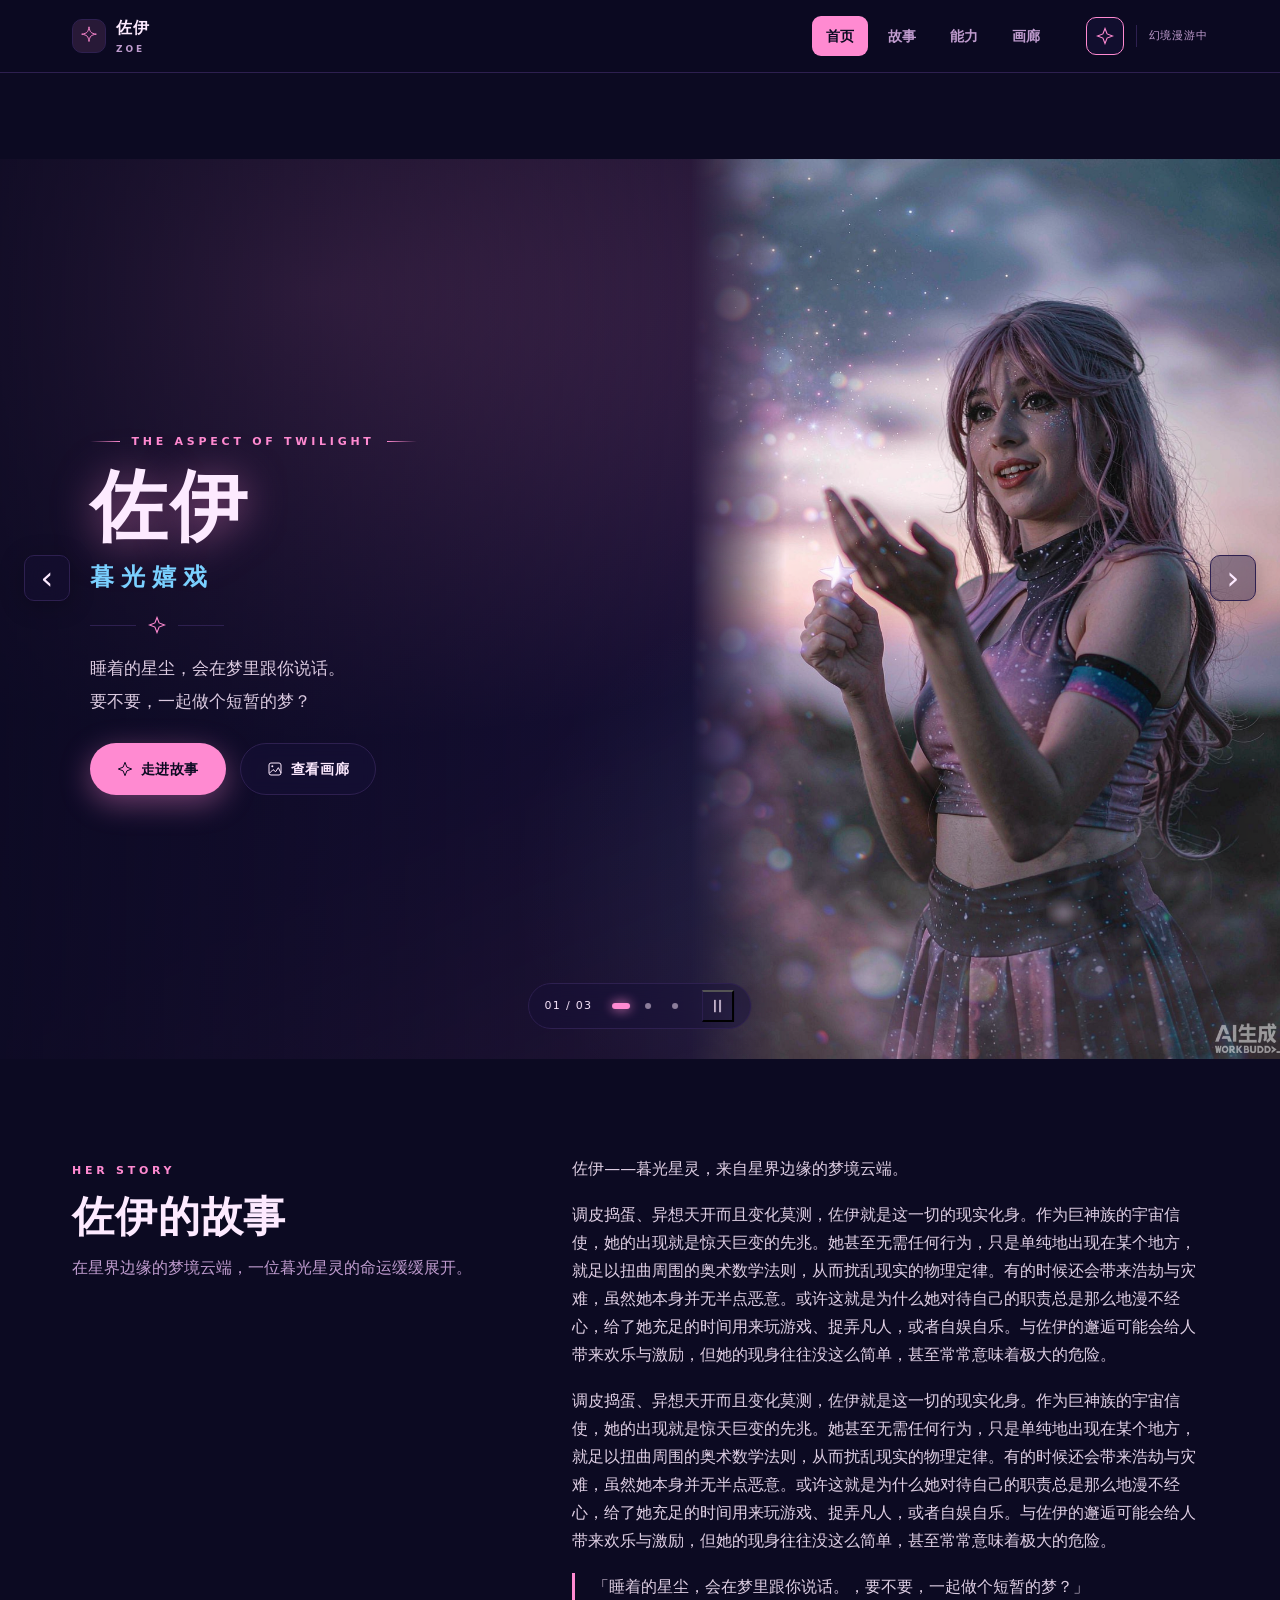
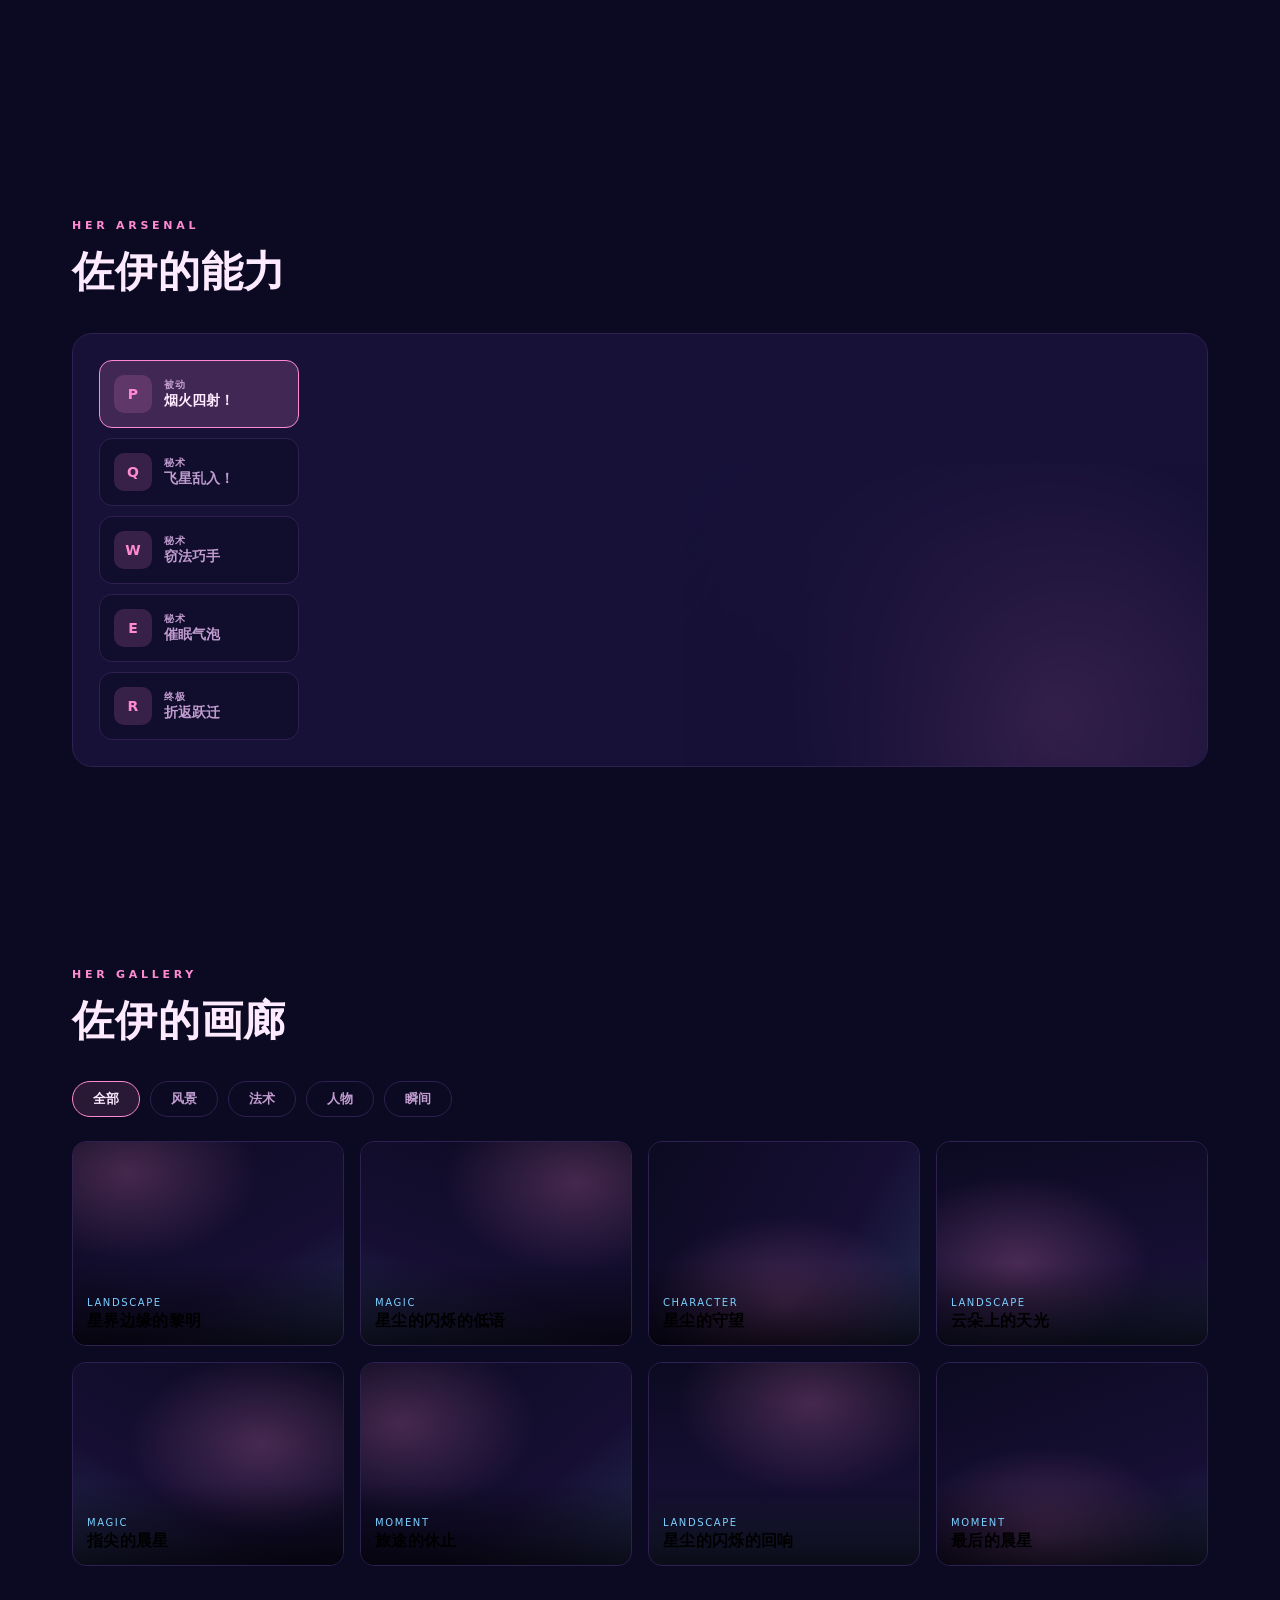
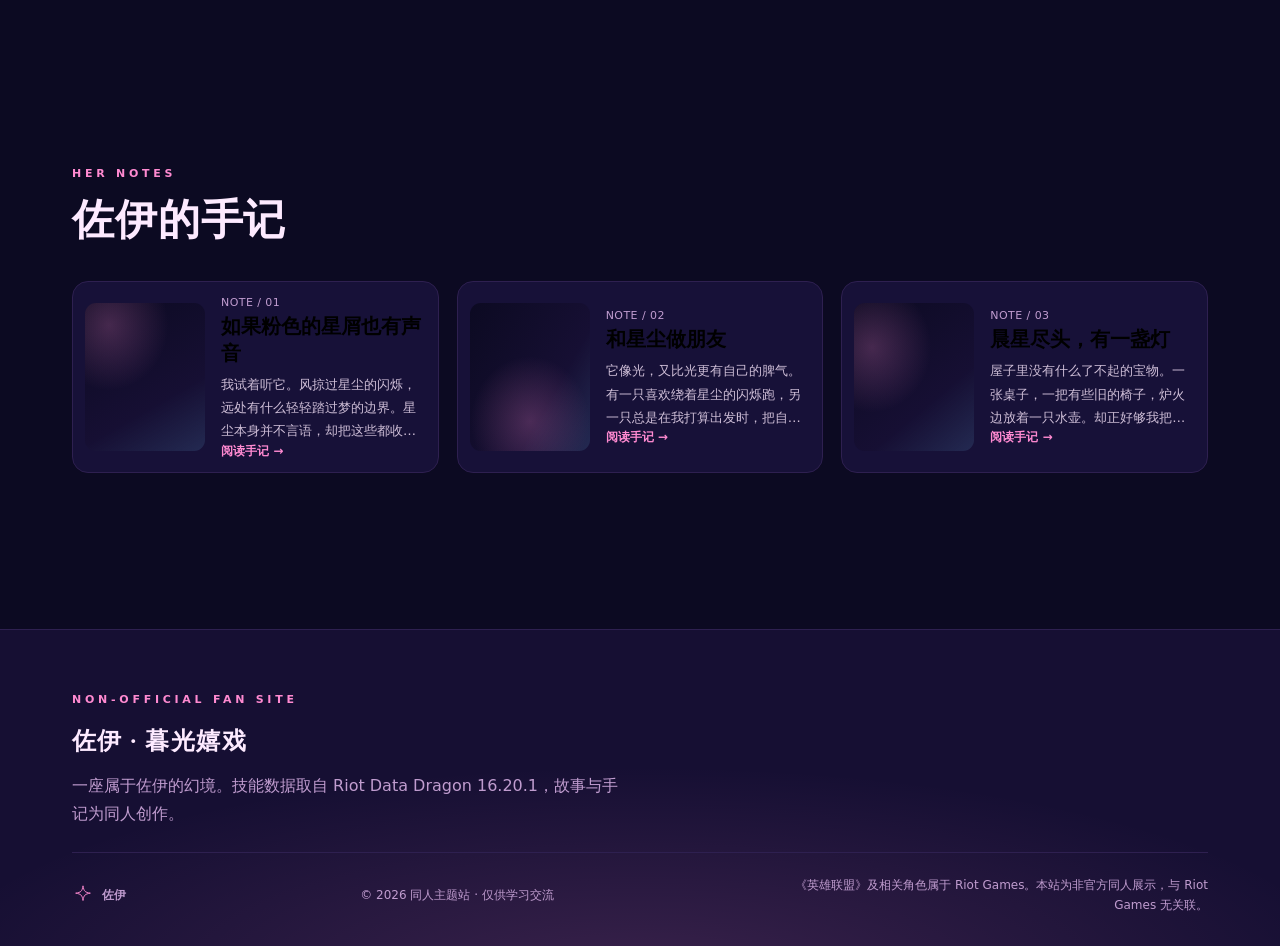
<file: index.html>
<!doctype html>
<html lang="zh-CN">
<head>
  <meta charset="utf-8">
  <meta name="viewport" content="width=device-width, initial-scale=1">
  <meta name="theme-color" content="#0c0a22">
  <meta name="description" content="佐伊（暮光星灵）非官方同人主题站——在星界边缘的梦境云端的幻境里，重温她的技能、故事与瞬间。">
  <title>佐伊 · 暮光嬉戏</title>
  <link rel="icon" type="image/svg+xml" href="assets/favicon.svg">
  <link rel="stylesheet" href="styles.css">
  <script src="script.js" defer></script>
</head>
<body>
  <a class="skip-link" href="#main">跳到主要内容</a>
  <svg class="icon-library" aria-hidden="true" xmlns="http://www.w3.org/2000/svg">
    <symbol id="icon-sigil" viewBox="0 0 48 48"><path d="M24 4c2 12 4 14 16 16-12 2-14 4-16 16-2-12-4-14-16-16 12-2 14-4 16-16Z" fill="none" stroke="currentColor" stroke-width="2" stroke-linejoin="round"/></symbol>
    <symbol id="icon-star" viewBox="0 0 24 24"><path d="m12 2 2.8 7.2L22 12l-7.2 2.8L12 22l-2.8-7.2L2 12l7.2-2.8L12 2Z" fill="none" stroke="currentColor" stroke-width="1.5"/></symbol>
    <symbol id="icon-moon" viewBox="0 0 24 24"><path d="M20.8 14A9 9 0 0 1 10 3.2 9 9 0 1 0 20.8 14Z" fill="none" stroke="currentColor" stroke-width="1.5"/></symbol>
    <symbol id="icon-image" viewBox="0 0 24 24"><rect x="3" y="3" width="18" height="18" rx="3" fill="none" stroke="currentColor" stroke-width="1.5"/><circle cx="8" cy="8" r="1.5" fill="currentColor"/><path d="m4 18 5-5 4 3 4-6 4 8" fill="none" stroke="currentColor" stroke-width="1.5"/></symbol>
    <symbol id="icon-book" viewBox="0 0 24 24"><path d="M12 6C9 3 5 3 2 4v15c4-1 7 0 10 2 3-2 6-3 10-2V4c-3-1-7-1-10 2Zm0 0v15" fill="none" stroke="currentColor" stroke-width="1.5"/></symbol>
  </svg>

  <header class="site-header">
    <nav class="navigation" aria-label="主导航">
      <a class="brand" href="#home" aria-label="佐伊首页"><span class="brand-mark"><svg><use href="#icon-sigil"/></svg></span><span>佐伊<small>ZOE</small></span></a>
      <div class="nav-links" id="nav-menu">
        <a href="#home" class="active">首页</a><a href="#story-detail">故事</a><a href="#ability-detail">能力</a><a href="#gallery">画廊</a>
      </div>
      <div class="nav-tools"><button class="icon-button atmosphere-button" type="button" aria-label="关闭粒子效果" aria-pressed="true" title="粒子效果"><svg><use href="#icon-star"/></svg></button><span class="nav-divider"></span><span class="nav-note">幻境漫游中</span><button class="menu-toggle icon-button" type="button" aria-controls="nav-menu" aria-expanded="false" aria-label="打开导航菜单"><span></span><span></span></button></div>
    </nav>
  </header>

  <main id="main">
    <section id="home" class="hero" aria-labelledby="hero-title" aria-roledescription="轮播图">
      <div class="hero-slides"><div class="hero-track" id="hero-track">
        <div class="hero-image" data-label="主视觉" role="img" aria-label="主视觉：佐伊的主题幻境" aria-hidden="true" style="background:radial-gradient(120% 90% at 25% 15%, #ff8ad140 0%, transparent 55%), radial-gradient(90% 80% at 85% 80%, #7ad0ff2e 0%, transparent 50%), linear-gradient(155deg, #0c0a22 0%, #160f33 55%, #ff8ad11f 100%)"></div>
<div class="hero-image" data-label="幻境" role="img" aria-label="幻境：佐伊的主题幻境" aria-hidden="true" style="background:radial-gradient(100% 100% at 80% 20%, #7ad0ff33 0%, transparent 55%), linear-gradient(200deg, #160f33 0%, #0c0a22 60%, #ff8ad122 100%)"></div>
<div class="hero-image" data-label="余光" role="img" aria-label="余光：佐伊的主题幻境" aria-hidden="true" style="background:radial-gradient(110% 90% at 50% 90%, #ff8ad133 0%, transparent 55%), linear-gradient(120deg, #0c0a22 0%, #160f33 70%, #7ad0ff1f 100%)"></div>
      </div></div>
      <div class="hero-shade"></div><div class="particles" aria-hidden="true"></div>
      <div class="hero-portrait"><img src="assets/hero.png" alt="佐伊（暮光星灵）角色形象插画" width="1024" height="1536" fetchpriority="high"></div>
      <button class="hero-arrow hero-previous icon-button" type="button" aria-label="上一张主视觉" aria-controls="hero-track" hidden>‹</button>
      <button class="hero-arrow hero-next icon-button" type="button" aria-label="下一张主视觉" aria-controls="hero-track" hidden>›</button>
      <div class="hero-content">
        <p class="eyebrow"><span></span> THE ASPECT OF TWILIGHT <span></span></p>
        <h1 id="hero-title">佐伊</h1>
        <p class="hero-subtitle">暮光嬉戏</p>
        <div class="ornament" aria-hidden="true"><i></i><svg><use href="#icon-star"/></svg><i></i></div>
        <p class="hero-description">睡着的星尘，会在梦里跟你说话。<br>要不要，一起做个短暂的梦？</p>
        <div class="hero-actions"><a class="button button-primary" href="#story-detail"><svg><use href="#icon-star"/></svg>走进故事</a><a class="button button-glass" href="#gallery"><svg><use href="#icon-image"/></svg>查看画廊</a></div>
      </div>
      <div class="hero-carousel-controls" role="group" aria-label="主视觉轮播控制" hidden>
        <span class="hero-slide-count" aria-hidden="true">01 / 03</span>
        <div class="hero-dots"><button type="button" class="hero-dot" data-hero-slide="0" aria-label="切换到第 1 张主视觉" aria-controls="hero-track" aria-pressed="true"></button><button type="button" class="hero-dot" data-hero-slide="1" aria-label="切换到第 2 张主视觉" aria-controls="hero-track" aria-pressed="false"></button><button type="button" class="hero-dot" data-hero-slide="2" aria-label="切换到第 3 张主视觉" aria-controls="hero-track" aria-pressed="false"></button></div>
        <button class="hero-play-toggle" type="button" aria-label="暂停自动轮播" aria-controls="hero-track" aria-pressed="false"><span aria-hidden="true">Ⅱ</span></button>
      </div>
      <span class="sr-only" id="hero-slide-status" role="status" aria-live="polite" aria-atomic="true"></span>
    </section>

    <section id="story-detail" class="story-section" aria-labelledby="story-title">
      <div class="story-inner">
        <div class="section-heading">
          <p class="eyebrow">HER STORY</p>
          <h2 id="story-title">佐伊的故事</h2>
          <p class="section-intro">在星界边缘的梦境云端，一位暮光星灵的命运缓缓展开。</p>
        </div>
        <div class="story-copy">
          <p class="story-description">佐伊——暮光星灵，来自星界边缘的梦境云端。</p><p>调皮捣蛋、异想天开而且变化莫测，佐伊就是这一切的现实化身。作为巨神族的宇宙信使，她的出现就是惊天巨变的先兆。她甚至无需任何行为，只是单纯地出现在某个地方，就足以扭曲周围的奥术数学法则，从而扰乱现实的物理定律。有的时候还会带来浩劫与灾难，虽然她本身并无半点恶意。或许这就是为什么她对待自己的职责总是那么地漫不经心，给了她充足的时间用来玩游戏、捉弄凡人，或者自娱自乐。与佐伊的邂逅可能会给人带来欢乐与激励，但她的现身往往没这么简单，甚至常常意味着极大的危险。</p><p>调皮捣蛋、异想天开而且变化莫测，佐伊就是这一切的现实化身。作为巨神族的宇宙信使，她的出现就是惊天巨变的先兆。她甚至无需任何行为，只是单纯地出现在某个地方，就足以扭曲周围的奥术数学法则，从而扰乱现实的物理定律。有的时候还会带来浩劫与灾难，虽然她本身并无半点恶意。或许这就是为什么她对待自己的职责总是那么地漫不经心，给了她充足的时间用来玩游戏、捉弄凡人，或者自娱自乐。与佐伊的邂逅可能会给人带来欢乐与激励，但她的现身往往没这么简单，甚至常常意味着极大的危险。</p><p class="story-quote">「睡着的星尘，会在梦里跟你说话。，要不要，一起做个短暂的梦？」</p>
        </div>
      </div>
    </section>

    <section id="ability-detail" class="abilities-section" aria-labelledby="ability-title">
      <div class="section-heading">
        <p class="eyebrow">HER ARSENAL</p>
        <h2 id="ability-title">佐伊的能力</h2>
      </div>
      <div class="ability-panel">
        <div class="ability-tabs" role="tablist" aria-label="技能切换">
          <button id="tab-passive" role="tab" data-ability="passive" aria-selected="true" aria-controls="ability-content" tabindex="0"><span class="ability-badge">P</span><span><small>被动</small>烟火四射！</span></button>
<button id="tab-q" role="tab" data-ability="q" aria-selected="false" aria-controls="ability-content" tabindex="-1"><span class="ability-badge">Q</span><span><small>秘术</small>飞星乱入！</span></button>
<button id="tab-w" role="tab" data-ability="w" aria-selected="false" aria-controls="ability-content" tabindex="-1"><span class="ability-badge">W</span><span><small>秘术</small>窃法巧手</span></button>
<button id="tab-e" role="tab" data-ability="e" aria-selected="false" aria-controls="ability-content" tabindex="-1"><span class="ability-badge">E</span><span><small>秘术</small>催眠气泡</span></button>
<button id="tab-r" role="tab" data-ability="r" aria-selected="false" aria-controls="ability-content" tabindex="-1"><span class="ability-badge">R</span><span><small>终极</small>折返跃迁</span></button>
        </div>
        <div class="ability-content" id="ability-content" role="tabpanel" tabindex="0" aria-labelledby="tab-passive">
          <p class="eyebrow" id="ability-label"></p>
          <h3 id="ability-name"></h3>
          <p id="ability-description"></p>
        </div>
        <div class="ability-art" aria-hidden="true"></div>
      </div>
    </section>

    <section id="gallery" class="gallery-section" aria-labelledby="gallery-title">
      <div class="section-heading">
        <p class="eyebrow">HER GALLERY</p>
        <h2 id="gallery-title">佐伊的画廊</h2>
      </div>
      <div class="gallery-filters" role="group" aria-label="画廊分类筛选">
        <button type="button" data-filter="all" class="selected" aria-pressed="true">全部</button>
        <button type="button" data-filter="landscape" aria-pressed="false">风景</button>
        <button type="button" data-filter="magic" aria-pressed="false">法术</button>
        <button type="button" data-filter="character" aria-pressed="false">人物</button>
        <button type="button" data-filter="moment" aria-pressed="false">瞬间</button>
      </div>
      <div class="gallery-grid">
        <button class="gallery-item" data-category="landscape" data-scene="1" aria-label="查看：星界边缘的黎明"><span class="gallery-art scene-1" aria-hidden="true"></span><span class="gallery-caption"><small>LANDSCAPE</small><strong>星界边缘的黎明</strong></span></button>
<button class="gallery-item" data-category="magic" data-scene="2" aria-label="查看：星尘的闪烁的低语"><span class="gallery-art scene-2" aria-hidden="true"></span><span class="gallery-caption"><small>MAGIC</small><strong>星尘的闪烁的低语</strong></span></button>
<button class="gallery-item" data-category="character" data-scene="3" aria-label="查看：星尘的守望"><span class="gallery-art scene-3" aria-hidden="true"></span><span class="gallery-caption"><small>CHARACTER</small><strong>星尘的守望</strong></span></button>
<button class="gallery-item" data-category="landscape" data-scene="4" aria-label="查看：云朵上的天光"><span class="gallery-art scene-4" aria-hidden="true"></span><span class="gallery-caption"><small>LANDSCAPE</small><strong>云朵上的天光</strong></span></button>
<button class="gallery-item" data-category="magic" data-scene="5" aria-label="查看：指尖的晨星"><span class="gallery-art scene-5" aria-hidden="true"></span><span class="gallery-caption"><small>MAGIC</small><strong>指尖的晨星</strong></span></button>
<button class="gallery-item" data-category="moment" data-scene="6" aria-label="查看：旅途的休止"><span class="gallery-art scene-6" aria-hidden="true"></span><span class="gallery-caption"><small>MOMENT</small><strong>旅途的休止</strong></span></button>
<button class="gallery-item" data-category="landscape" data-scene="7" aria-label="查看：星尘的闪烁的回响"><span class="gallery-art scene-7" aria-hidden="true"></span><span class="gallery-caption"><small>LANDSCAPE</small><strong>星尘的闪烁的回响</strong></span></button>
<button class="gallery-item" data-category="moment" data-scene="8" aria-label="查看：最后的晨星"><span class="gallery-art scene-8" aria-hidden="true"></span><span class="gallery-caption"><small>MOMENT</small><strong>最后的晨星</strong></span></button>
      </div>
    </section>

    <section id="journal" class="journal-section" aria-labelledby="journal-title">
      <div class="section-heading">
        <p class="eyebrow">HER NOTES</p>
        <h2 id="journal-title">佐伊的手记</h2>
      </div>
      <div class="journal-list">
        <button class="journal-card" data-article="0" aria-label="阅读：如果粉色的星屑也有声音"><span class="journal-art scene-1" aria-hidden="true"></span><span class="journal-copy"><span class="journal-meta">NOTE / 01</span><strong>如果粉色的星屑也有声音</strong><span class="journal-excerpt">我试着听它。风掠过星尘的闪烁，远处有什么轻轻踏过梦的边界。星尘本身并不言语，却把这些都收进了夜色。</span><span class="read-label">阅读手记 →</span></span></button>
<button class="journal-card" data-article="1" aria-label="阅读：和星尘做朋友"><span class="journal-art scene-3" aria-hidden="true"></span><span class="journal-copy"><span class="journal-meta">NOTE / 02</span><strong>和星尘做朋友</strong><span class="journal-excerpt">它像光，又比光更有自己的脾气。有一只喜欢绕着星尘的闪烁跑，另一只总是在我打算出发时，把自己团成一小团。我分不清那是不是休息，但我决定尊重它的安排。</span><span class="read-label">阅读手记 →</span></span></button>
<button class="journal-card" data-article="2" aria-label="阅读：晨星尽头，有一盏灯"><span class="journal-art scene-6" aria-hidden="true"></span><span class="journal-copy"><span class="journal-meta">NOTE / 03</span><strong>晨星尽头，有一盏灯</strong><span class="journal-excerpt">屋子里没有什么了不起的宝物。一张桌子，一把有些旧的椅子，炉火边放着一只水壶。却正好够我把斗篷晾开，把星尘的闪烁摊在桌上，让赶了一天路的手指慢慢暖起来。</span><span class="read-label">阅读手记 →</span></span></button>
      </div>
    </section>
  </main>

  <footer class="site-footer">
    <div class="footer-glow" aria-hidden="true"></div>
    <div class="footer-content">
      <p class="eyebrow">NON-OFFICIAL FAN SITE</p>
      <h2>佐伊 · 暮光嬉戏</h2>
      <p>一座属于佐伊的幻境。技能数据取自 Riot Data Dragon 16.20.1，故事与手记为同人创作。</p>
      <div class="footer-bottom">
        <p class="footer-brand"><svg class="footer-mark"><use href="#icon-sigil"/></svg> 佐伊</p>
        <p>© <span id="copyright-year">2026</span> 同人主题站 · 仅供学习交流</p>
        <p class="legal-note">《英雄联盟》及相关角色属于 Riot Games。本站为非官方同人展示，与 Riot Games 无关联。</p>
      </div>
    </div>
  </footer>

  <dialog class="lightbox" id="gallery-dialog" aria-label="画廊大图">
    <button class="dialog-close icon-button" type="button" aria-label="关闭大图">×</button>
    <div class="lightbox-image" id="lightbox-image" role="img" aria-label=""></div>
    <div class="lightbox-bottom">
      <h2 id="lightbox-title"></h2>
      <div class="lightbox-nav">
        <button class="icon-button" id="gallery-prev" type="button" aria-label="上一张">‹</button>
        <span id="lightbox-counter"></span>
        <button class="icon-button" id="gallery-next" type="button" aria-label="下一张">›</button>
      </div>
    </div>
  </dialog>

  <dialog class="article" id="article-dialog" aria-label="手记阅读">
    <button class="dialog-close icon-button" type="button" aria-label="关闭手记">×</button>
    <div class="article-cover" id="article-cover"></div>
    <div class="article-body">
      <h2 id="article-title"></h2>
      <div id="article-content"></div>
    </div>
  </dialog>
</body>
</html>
</file>
<file: styles.css>
/* ====== 佐伊 · 主题变量 ====== */
:root{
  --bg:#0c0a22; --bg-2:#160f33; --panel:#171138;
  --primary:#ff8ad1; --primary-2:#ff6ab8; --accent:#7ad0ff;
  --text:#fdeaff; --muted:#c09ccf; --line:#2e2050; --flake:#ffb0e6;
  --sans:"PingFang SC","Microsoft YaHei","Hiragino Sans GB",system-ui,-apple-system,"Segoe UI",Roboto,sans-serif;
  --serif:"Songti SC","SimSun",Georgia,"Times New Roman",serif;
}
*{box-sizing:border-box;margin:0;padding:0}
html{scroll-behavior:smooth;scroll-padding-top:84px}
body{background:var(--bg);color:var(--text);font-family:var(--sans);line-height:1.75;-webkit-font-smoothing:antialiased;overflow-x:hidden}
a{color:inherit;text-decoration:none}
img{max-width:100%;display:block}
.sr-only{position:absolute;width:1px;height:1px;padding:0;margin:-1px;overflow:hidden;clip-path:inset(50%);white-space:nowrap;border:0}
.skip-link{position:fixed;left:14px;top:-60px;z-index:60;background:var(--primary);color:var(--bg);padding:9px 16px;border-radius:8px;font-weight:700;transition:top .25s}
.skip-link:focus{top:14px}
:focus-visible{outline:2px solid var(--accent);outline-offset:3px;border-radius:4px}

/* ====== header / nav ====== */
.site-header{position:fixed;inset:0 0 auto;z-index:50;backdrop-filter:blur(14px);background:color-mix(in srgb,var(--bg) 72%,transparent);border-bottom:1px solid var(--line)}
.navigation{max-width:1180px;margin:0 auto;display:flex;align-items:center;gap:18px;padding:14px 22px}
.brand{display:flex;align-items:center;gap:10px;font-weight:800;letter-spacing:.04em}
.brand-mark{width:34px;height:34px;display:grid;place-items:center;color:var(--primary);border:1px solid var(--line);border-radius:10px;background:color-mix(in srgb,var(--primary) 12%,transparent)}
.brand-mark svg{width:22px;height:22px}
.brand small{display:block;font-size:9px;letter-spacing:.32em;color:var(--muted);font-weight:600}
.nav-links{display:flex;gap:6px;margin-left:auto}
.nav-links a{padding:8px 14px;border-radius:9px;color:var(--muted);font-size:14px;font-weight:600;transition:.2s}
.nav-links a:hover{color:var(--text);background:color-mix(in srgb,var(--primary) 12%,transparent)}
.nav-links a.active{color:var(--bg);background:var(--primary)}
.nav-tools{display:flex;align-items:center;gap:12px;margin-left:14px}
.nav-divider{width:1px;height:22px;background:var(--line)}
.nav-note{font-size:11px;color:var(--muted);letter-spacing:.08em}
.icon-button{display:grid;place-items:center;width:38px;height:38px;border-radius:10px;border:1px solid var(--line);background:color-mix(in srgb,var(--panel) 60%,transparent);color:var(--text);cursor:pointer;transition:.2s}
.icon-button:hover{border-color:var(--primary);color:var(--primary)}
.icon-button svg{width:18px;height:18px;fill:currentColor}
.atmosphere-button[aria-pressed="true"]{color:var(--primary);border-color:var(--primary)}
.menu-toggle{display:none;flex-direction:column;gap:4px}
.menu-toggle span{width:18px;height:2px;background:currentColor;border-radius:2px}
@media(max-width:760px){.nav-links{position:fixed;inset:64px 14px auto;flex-direction:column;background:var(--bg-2);border:1px solid var(--line);border-radius:14px;padding:10px;gap:4px;display:none}
.nav-links.open{display:flex}
.nav-links a{padding:12px 14px}
.menu-toggle{display:flex}
.nav-note{display:none}}

/* ====== hero ====== */
.hero{position:relative;height:100svh;min-height:640px;display:flex;align-items:center;overflow:hidden}
.hero-slides{position:absolute;inset:0;z-index:-4;overflow:hidden}
.hero-portrait{position:absolute;top:0;right:0;bottom:0;width:min(46vw,660px);z-index:-3;pointer-events:none}
.hero-portrait img{width:100%;height:100%;object-fit:cover;object-position:50% 16%;display:block;-webkit-mask-image:linear-gradient(90deg,transparent 0,#000 16%);mask-image:linear-gradient(90deg,transparent 0,#000 16%);filter:drop-shadow(0 0 60px color-mix(in srgb,var(--primary) 26%,transparent))}
.hero-track{display:flex;width:100%;height:100%;will-change:transform}
.hero-track.is-ready{transition:transform .8s cubic-bezier(.65,0,.35,1)}
.hero-track>.hero-image{flex:0 0 100%;width:100%;height:100%;min-width:0;background-size:cover;background-position:center}
.hero-shade{position:absolute;inset:0;z-index:-2;background:linear-gradient(90deg,color-mix(in srgb,var(--bg) 80%,transparent) 0%,color-mix(in srgb,var(--bg) 32%,transparent) 36%,transparent 60%)}
.particles{position:absolute;inset:0;z-index:-1;pointer-events:none;overflow:hidden}
.snowflake{position:absolute;top:-8%;width:6px;height:6px;border-radius:50%;background:var(--flake);opacity:.7;box-shadow:0 0 8px var(--flake);animation:fall linear infinite}
@keyframes fall{0%{transform:translateY(-10vh) translateX(0)}100%{transform:translateY(112vh) translateX(20px)}}
.hero-content{position:relative;z-index:3;width:min(560px,46vw);padding:110px 0;margin:0 0 0 7vw;text-align:left}
.eyebrow{display:inline-flex;align-items:center;gap:12px;font-size:11px;letter-spacing:.34em;color:var(--primary);font-weight:700}
.eyebrow span{width:30px;height:1px;background:linear-gradient(90deg,transparent,var(--primary))}
.eyebrow span:last-child{background:linear-gradient(90deg,var(--primary),transparent)}
.hero h1{font-family:var(--serif);font-size:clamp(56px,6vw,92px);line-height:1.06;margin:16px 0 8px;letter-spacing:.04em;text-shadow:0 4px 40px color-mix(in srgb,var(--primary) 50%,transparent)}
.hero-subtitle{font-size:24px;color:var(--accent);letter-spacing:.3em;font-weight:600}
.ornament{display:flex;align-items:center;gap:12px;margin:18px 0}
.ornament i{width:46px;height:1px;background:var(--line)}
.ornament svg{width:18px;height:18px;color:var(--primary);fill:none;stroke:var(--primary);stroke-width:1.4}
.hero-description{font-size:17px;color:color-mix(in srgb,var(--text) 86%,transparent);line-height:1.9}
.hero-actions{display:flex;gap:14px;margin-top:26px;flex-wrap:wrap}
.button{display:inline-flex;align-items:center;gap:8px;padding:13px 26px;border-radius:30px;font-weight:700;font-size:14px;letter-spacing:.04em;transition:.2s;border:1px solid transparent}
.button svg{width:16px;height:16px;fill:currentColor}
.button-primary{background:var(--primary);color:var(--bg);box-shadow:0 8px 30px color-mix(in srgb,var(--primary) 40%,transparent)}
.button-primary:hover{transform:translateY(-2px);box-shadow:0 12px 38px color-mix(in srgb,var(--primary) 55%,transparent)}
.button-glass{background:color-mix(in srgb,var(--panel) 55%,transparent);border-color:var(--line);color:var(--text);backdrop-filter:blur(8px)}
.button-glass:hover{border-color:var(--primary);color:var(--primary)}
.hero-arrow{position:absolute;top:44%;z-index:4;width:46px;height:46px;background:color-mix(in srgb,var(--panel) 40%,transparent);border-color:var(--line);backdrop-filter:blur(15px);font:32px/1 var(--sans);box-shadow:0 4px 25px rgba(0,0,0,.25)}
.hero-previous{left:24px}.hero-next{right:24px}
.hero-arrow[aria-disabled="true"]{opacity:.55}
.hero-carousel-controls{position:absolute;left:50%;bottom:30px;transform:translateX(-50%);z-index:4;display:flex;align-items:center;gap:16px;border:1px solid var(--line);border-radius:30px;padding:6px 16px;background:color-mix(in srgb,var(--panel) 45%,transparent);backdrop-filter:blur(16px)}
.hero-slide-count{font-size:11px;letter-spacing:.12em;color:var(--text);white-space:nowrap}
.hero-dots{display:flex;gap:3px;align-items:center}
.hero-dot{position:relative;display:block;width:24px;height:30px;background:transparent;padding:0;border:0;cursor:pointer}
.hero-dot:after{content:"";position:absolute;left:50%;top:50%;width:6px;height:6px;border-radius:6px;background:color-mix(in srgb,var(--text) 50%,transparent);transform:translate(-50%,-50%);transition:.3s}
.hero-dot[aria-pressed="true"]:after{width:18px;background:var(--primary);box-shadow:0 0 12px var(--primary)}
.hero-play-toggle{display:grid;place-items:center;width:32px;height:32px;border-left:1px solid var(--line);background:none;padding:0;color:var(--text);font-size:17px;cursor:pointer}
.hero-dot[aria-disabled="true"]{cursor:default}

/* ====== sections ====== */
.story-section,.abilities-section,.gallery-section,.journal-section{padding:96px 22px;max-width:1180px;margin:0 auto}
.section-heading{margin-bottom:34px}
.section-heading h2{font-family:var(--serif);font-size:42px;line-height:1.25;margin-top:8px;letter-spacing:.02em}
.section-intro{color:var(--muted);max-width:620px;margin-top:10px}
.story-inner{display:grid;grid-template-columns:1fr 1.4fr;gap:46px;align-items:start}
.story-copy p{margin-bottom:18px;font-size:16px;color:color-mix(in srgb,var(--text) 88%,transparent)}
.story-quote{font-family:var(--serif);font-size:22px;color:var(--primary);border-left:3px solid var(--primary);padding-left:18px;line-height:1.7}
@media(max-width:860px){.hero{align-items:flex-end;min-height:600px}.hero-portrait{width:100%;left:0;right:auto;opacity:.62}.hero-portrait img{object-position:50% 12%;-webkit-mask-image:linear-gradient(180deg,#000 0 32%,transparent 74%);mask-image:linear-gradient(180deg,#000 0 32%,transparent 74%);filter:none}.hero-content{width:100%;max-width:640px;margin:0 auto;padding:0 22px 118px;text-align:center}.ornament{justify-content:center}.hero-actions{justify-content:center}.hero-shade{background:linear-gradient(180deg,rgba(0,0,0,.18) 0%,transparent 30%,transparent 46%,color-mix(in srgb,var(--bg) 94%,transparent) 100%)}}
@media(max-width:760px){.story-inner{grid-template-columns:1fr;gap:24px}.section-heading h2{font-size:32px}.hero-subtitle{font-size:18px}}

/* ====== abilities ====== */
.ability-panel{display:grid;grid-template-columns:200px 1fr;gap:26px;background:var(--panel);border:1px solid var(--line);border-radius:20px;padding:26px;position:relative;overflow:hidden;min-height:420px}
.ability-tabs{display:flex;flex-direction:column;gap:10px}
.ability-tabs button{display:flex;align-items:center;gap:12px;padding:14px;border-radius:13px;border:1px solid var(--line);background:color-mix(in srgb,var(--bg) 50%,transparent);color:var(--muted);cursor:pointer;text-align:left;transition:.2s;font-family:inherit}
.ability-tabs button:hover{border-color:var(--primary);color:var(--text)}
.ability-tabs button[aria-selected="true"]{background:color-mix(in srgb,var(--primary) 18%,transparent);border-color:var(--primary);color:var(--text)}
.ability-badge{flex:0 0 38px;width:38px;height:38px;display:grid;place-items:center;border-radius:10px;background:color-mix(in srgb,var(--primary) 16%,transparent);color:var(--primary);font-weight:800;font-size:15px}
.ability-tabs button small{display:block;font-size:10px;letter-spacing:.12em;color:var(--muted)}
.ability-tabs button span{font-weight:700;font-size:14px}
.ability-content{padding:6px 4px}
.ability-content .eyebrow{margin-bottom:8px}
.ability-content h3{font-family:var(--serif);font-size:34px;margin-bottom:14px}
.ability-content>p:not(.eyebrow){font-size:16px;color:color-mix(in srgb,var(--text) 86%,transparent);line-height:1.9}
.ability-art{position:absolute;right:0;bottom:0;width:46%;height:70%;opacity:.16;background:radial-gradient(80% 80% at 50% 30%, #ff8ad140 0%, transparent 60%), linear-gradient(160deg, #160f33 0%, #0c0a22 100%);border-radius:0 0 20px 0;mask-image:linear-gradient(135deg,transparent,#000);pointer-events:none}
.ability-art:before{content:"";position:absolute;inset:0;background:radial-gradient(circle at 70% 80%,var(--primary) 0,transparent 60%)}
@media(max-width:760px){.ability-panel{grid-template-columns:1fr;min-height:auto}.ability-tabs{flex-direction:row;flex-wrap:wrap}.ability-tabs button{flex:1 1 40%}.ability-art{display:none}}

/* ====== gallery ====== */
.gallery-filters{display:flex;gap:10px;flex-wrap:wrap;margin-bottom:24px}
.gallery-filters button{padding:8px 20px;border-radius:30px;border:1px solid var(--line);background:transparent;color:var(--muted);cursor:pointer;font-family:inherit;font-size:13px;font-weight:600;transition:.2s}
.gallery-filters button.selected,.gallery-filters button:hover{border-color:var(--primary);color:var(--text);background:color-mix(in srgb,var(--primary) 12%,transparent)}
.gallery-grid{display:grid;grid-template-columns:repeat(4,1fr);gap:16px}
.gallery-item{position:relative;border:1px solid var(--line);border-radius:14px;overflow:hidden;cursor:pointer;background:var(--bg-2);text-align:left;padding:0;font-family:inherit;transition:.2s}
.gallery-item:hover{transform:translateY(-4px);border-color:var(--primary);box-shadow:0 16px 40px rgba(0,0,0,.35)}
.gallery-art{display:block;aspect-ratio:4/3;width:100%}
.gallery-caption{position:absolute;left:0;right:0;bottom:0;padding:34px 14px 13px;background:linear-gradient(0deg,rgba(0,0,0,.7),transparent)}
.gallery-caption small{display:block;font-size:10px;letter-spacing:.16em;color:var(--accent)}
.gallery-caption strong{display:block;font-size:16px;letter-spacing:.02em;margin-top:3px}
@media(max-width:900px){.gallery-grid{grid-template-columns:repeat(2,1fr)}}
@media(max-width:420px){.gallery-grid{grid-template-columns:1fr}}

/* ====== journal ====== */
.journal-list{display:grid;grid-template-columns:repeat(3,1fr);gap:18px}
.journal-card{display:grid;grid-template-columns:120px 1fr;gap:16px;padding:12px;background:var(--panel);border:1px solid var(--line);border-radius:16px;align-items:center;min-height:170px;cursor:pointer;font-family:inherit;text-align:left;transition:.2s}
.journal-card:hover{border-color:var(--primary);transform:translateY(-3px)}
.journal-art{height:148px;border-radius:11px;background:radial-gradient(80% 80% at 50% 30%, #ff8ad140 0%, transparent 60%), linear-gradient(160deg, #160f33 0%, #0c0a22 100%)}
.journal-copy strong{display:block;font-size:20px;margin:4px 0;font-family:var(--serif)}
.journal-meta{font-size:11px;color:var(--muted);letter-spacing:.04em}
.journal-excerpt{font-size:13px;color:color-mix(in srgb,var(--text) 80%,transparent);line-height:1.8;display:-webkit-box;-webkit-line-clamp:3;-webkit-box-orient:vertical;overflow:hidden;margin-top:6px}
.read-label{font-size:12px;color:var(--primary);margin-top:8px;font-weight:700}
@media(max-width:760px){.journal-list{grid-template-columns:1fr}.journal-card{min-height:auto}.journal-art{height:120px}}

/* ====== footer ====== */
.site-footer{margin-top:60px;position:relative;border-top:1px solid var(--line);background:var(--bg-2)}
.footer-glow{position:absolute;inset:0;overflow:hidden;pointer-events:none}
.footer-glow:after{content:"";position:absolute;bottom:-30px;left:0;width:100%;height:300px;background:radial-gradient(80% 100% at 50% 100%,color-mix(in srgb,var(--primary) 30%,transparent),transparent 70%);opacity:.5}
.footer-content{max-width:1180px;margin:0 auto;padding:54px 22px 30px;position:relative}
.footer-content h2{font-family:var(--serif);font-size:24px;margin:8px 0 10px;letter-spacing:.06em}
.footer-content>p:not(.eyebrow){color:var(--muted);max-width:560px}
.footer-bottom{display:flex;align-items:center;justify-content:space-between;gap:16px;flex-wrap:wrap;padding-top:22px;border-top:1px solid var(--line);margin-top:24px}
.footer-brand{display:flex;align-items:center;gap:8px;font-weight:800}
.footer-mark{width:22px;height:22px;color:var(--primary)}
.footer-bottom p{font-size:12px;color:var(--muted)}
.legal-note{text-align:right;font-size:11px;line-height:1.7;max-width:420px}

/* ====== dialogs ====== */
.lightbox,.article{position:fixed;inset:0;margin:auto;width:min(92vw,860px);height:fit-content;max-height:90vh;border:1px solid var(--line);border-radius:18px;background:var(--bg-2);color:var(--text);padding:0;overflow:hidden}
.lightbox[open],.article[open]{display:flex;flex-direction:column}
.lightbox::backdrop,.article::backdrop{background:rgba(2,4,12,.78);backdrop-filter:blur(6px)}
.dialog-close{position:absolute;top:12px;right:12px;z-index:5;font-size:22px;line-height:1;width:40px;height:40px}
.lightbox-image{width:100%;height:min(60svh,520px);background-size:cover!important;background-position:center!important}
.lightbox-bottom{padding:18px 22px;display:flex;align-items:center;justify-content:space-between;gap:14px}
.lightbox-bottom h2{font-family:var(--serif);font-size:22px}
.lightbox-nav{display:flex;align-items:center;gap:12px}
.lightbox-nav span{font-size:12px;color:var(--muted)}
.article-cover{height:200px;background:radial-gradient(80% 80% at 50% 30%, #ff8ad140 0%, transparent 60%), linear-gradient(160deg, #160f33 0%, #0c0a22 100%)}
.article-body{padding:26px 28px 32px;overflow:auto}
.article-body h2{font-family:var(--serif);font-size:28px;margin-bottom:16px}
.article-body p{font-size:16px;line-height:1.95;margin-bottom:14px;color:color-mix(in srgb,var(--text) 90%,transparent)}
body.modal-open{overflow:hidden}
@media(max-width:760px){.lightbox-image{height:auto;aspect-ratio:4/3}.legal-note{text-align:left}}

/* ====== scene gradients ====== */
.scene-1{background:radial-gradient(90% 80% at 20% 15%, #ff8ad13a 0%, transparent 55%), linear-gradient(150deg, #0c0a22 0%, #160f33 65%, #7ad0ff22 100%)}
.scene-2{background:radial-gradient(90% 80% at 80% 20%, #ff8ad13a 0%, transparent 55%), linear-gradient(200deg, #0c0a22 0%, #160f33 65%, #7ad0ff22 100%)}
.scene-3{background:radial-gradient(90% 80% at 50% 80%, #ff8ad13a 0%, transparent 55%), linear-gradient(120deg, #0c0a22 0%, #160f33 65%, #7ad0ff22 100%)}
.scene-4{background:radial-gradient(90% 80% at 30% 60%, #ff8ad13a 0%, transparent 55%), linear-gradient(170deg, #0c0a22 0%, #160f33 65%, #7ad0ff22 100%)}
.scene-5{background:radial-gradient(90% 80% at 70% 40%, #ff8ad13a 0%, transparent 55%), linear-gradient(210deg, #0c0a22 0%, #160f33 65%, #7ad0ff22 100%)}
.scene-6{background:radial-gradient(90% 80% at 15% 30%, #ff8ad13a 0%, transparent 55%), linear-gradient(140deg, #0c0a22 0%, #160f33 65%, #7ad0ff22 100%)}
.scene-7{background:radial-gradient(90% 80% at 60% 20%, #ff8ad13a 0%, transparent 55%), linear-gradient(180deg, #0c0a22 0%, #160f33 65%, #7ad0ff22 100%)}
.scene-8{background:radial-gradient(90% 80% at 40% 85%, #ff8ad13a 0%, transparent 55%), linear-gradient(160deg, #0c0a22 0%, #160f33 65%, #7ad0ff22 100%)}

@media(prefers-reduced-motion:reduce){html{scroll-behavior:auto}*,*:before,*:after{animation:none!important;transition:none!important}.particles{display:none}}
</file>
